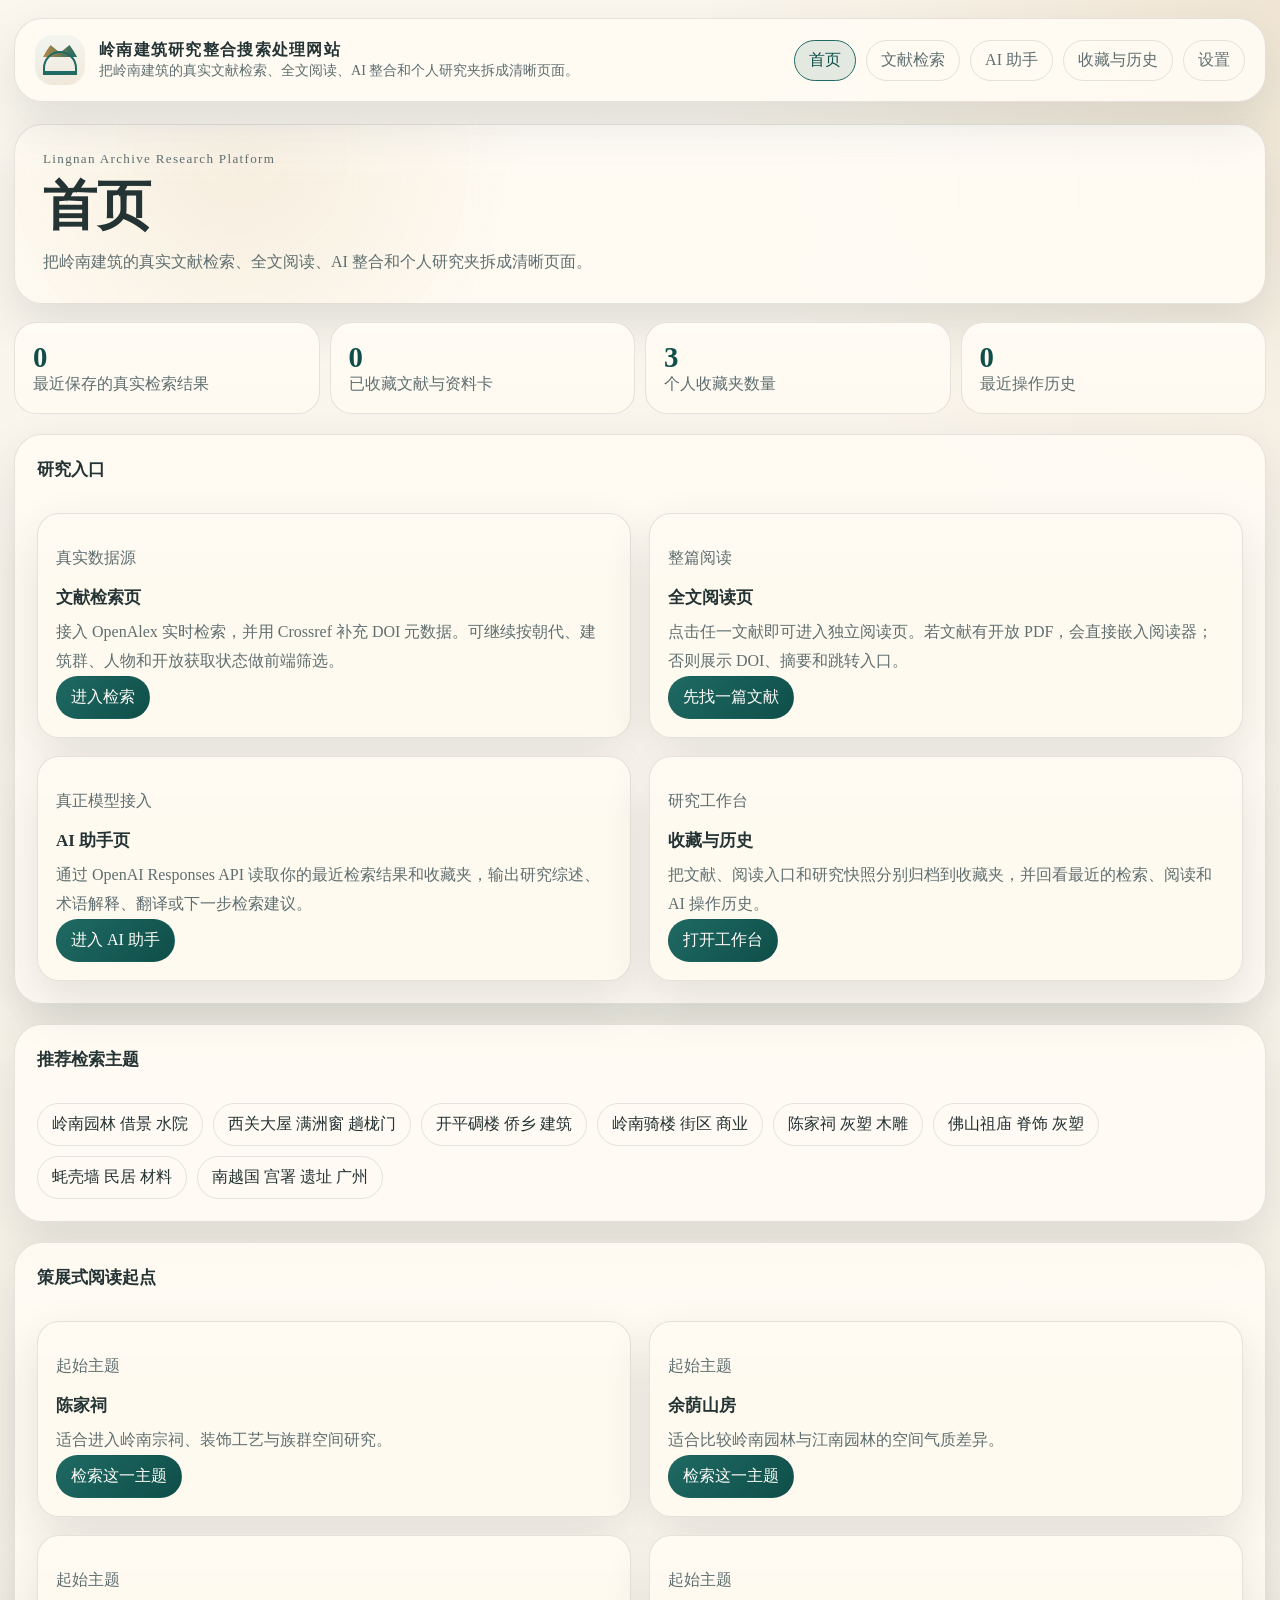
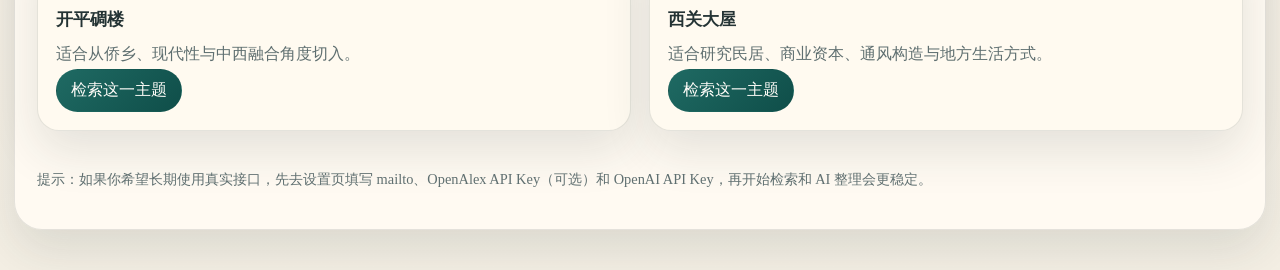
<file: lingnan-archive/index.html>
<!DOCTYPE html>
<html lang="zh-CN">
<head>
  <meta charset="UTF-8">
  <meta name="viewport" content="width=device-width, initial-scale=1.0">
  <title>岭南建筑研究整合搜索处理网站</title>
  <link rel="stylesheet" href="./assets/css/site.css">
</head>
<body>
  <div class="site">
    <div id="app-shell"></div>
    <main id="page-root"></main>
  </div>
  <script type="module" src="./assets/js/home.js"></script>
</body>
</html>
</file>
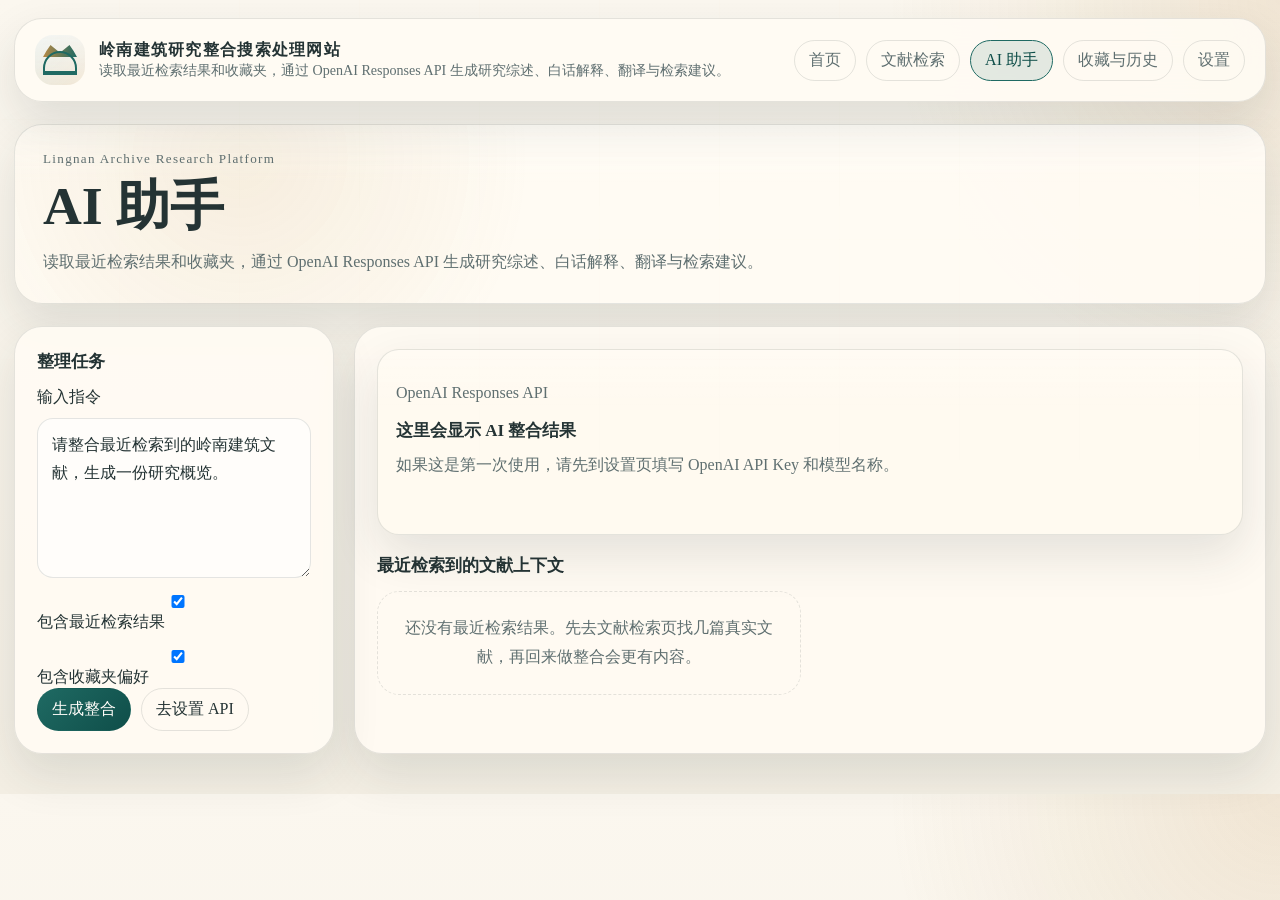
<file: lingnan-archive/pages/assistant.html>
<!DOCTYPE html>
<html lang="zh-CN">
<head>
  <meta charset="UTF-8">
  <meta name="viewport" content="width=device-width, initial-scale=1.0">
  <title>AI 助手</title>
  <link rel="stylesheet" href="../assets/css/site.css">
</head>
<body>
  <div class="site">
    <div id="app-shell"></div>
    <main class="layout-grid">
      <aside class="panel">
        <h2 class="section-title">整理任务</h2>
        <div class="field">
          <label class="label-row" for="assistant-prompt"><span>输入指令</span></label>
          <textarea id="assistant-prompt" placeholder="例如：请按朝代整理岭南祠堂与园林研究，并解释灰塑与借景。"></textarea>
        </div>
        <div class="field">
          <label><input id="include-recent" type="checkbox" checked> 包含最近检索结果</label>
        </div>
        <div class="field">
          <label><input id="include-favorites" type="checkbox" checked> 包含收藏夹偏好</label>
        </div>
        <div class="card-actions">
          <button class="button button-primary" id="run-assistant" type="button">生成整合</button>
          <a class="button button-secondary" href="./settings.html">去设置 API</a>
        </div>
      </aside>

      <section class="content-panel">
        <div id="assistant-output" class="field-stack">
          <div class="card">
            <p class="meta-row">OpenAI Responses API</p>
            <h3>这里会显示 AI 整合结果</h3>
            <p class="summary">如果这是第一次使用，请先到设置页填写 OpenAI API Key 和模型名称。</p>
          </div>
        </div>
        <section>
          <h2 class="section-title">最近检索到的文献上下文</h2>
          <div id="assistant-context" class="record-grid"></div>
        </section>
      </section>
    </main>
  </div>
  <script type="module" src="../assets/js/assistant.js"></script>
</body>
</html>
</file>
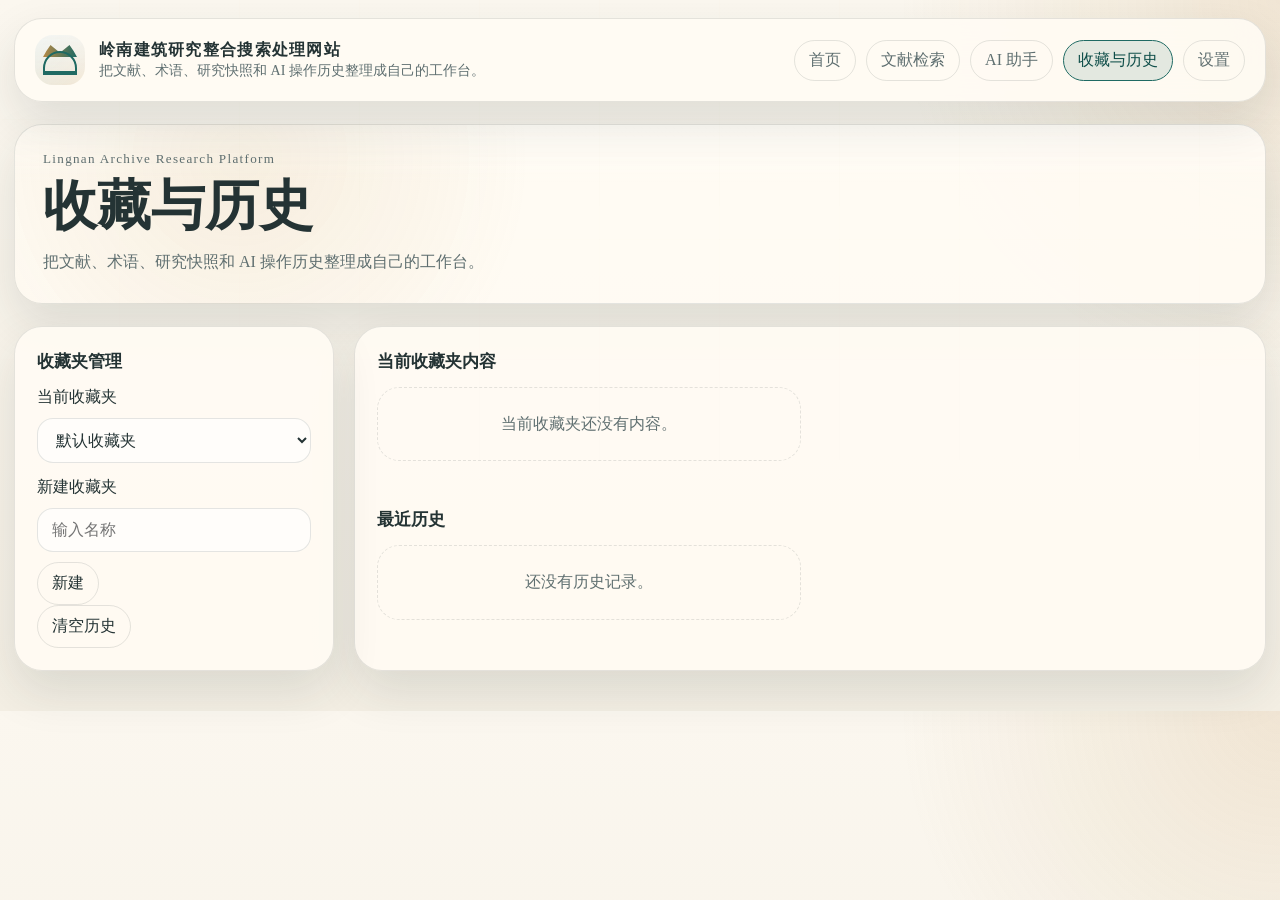
<file: lingnan-archive/pages/library.html>
<!DOCTYPE html>
<html lang="zh-CN">
<head>
  <meta charset="UTF-8">
  <meta name="viewport" content="width=device-width, initial-scale=1.0">
  <title>收藏与历史</title>
  <link rel="stylesheet" href="../assets/css/site.css">
</head>
<body>
  <div class="site">
    <div id="app-shell"></div>
    <main class="layout-grid">
      <aside class="panel">
        <h2 class="section-title">收藏夹管理</h2>
        <div class="field">
          <label class="label-row" for="folder-select"><span>当前收藏夹</span></label>
          <select id="folder-select"></select>
        </div>
        <div class="field">
          <label class="label-row" for="folder-input"><span>新建收藏夹</span></label>
          <div class="folder-row">
            <input id="folder-input" placeholder="输入名称">
            <button class="button button-secondary" id="create-folder" type="button">新建</button>
          </div>
        </div>
        <div class="card-actions">
          <button class="button button-secondary" id="clear-history" type="button">清空历史</button>
        </div>
      </aside>

      <section class="content-panel">
        <section>
          <h2 class="section-title">当前收藏夹内容</h2>
          <div id="favorites-grid" class="mini-grid"></div>
        </section>
        <section>
          <h2 class="section-title">最近历史</h2>
          <div id="history-grid" class="mini-grid"></div>
        </section>
      </section>
    </main>
  </div>
  <script type="module" src="../assets/js/library.js"></script>
</body>
</html>
</file>
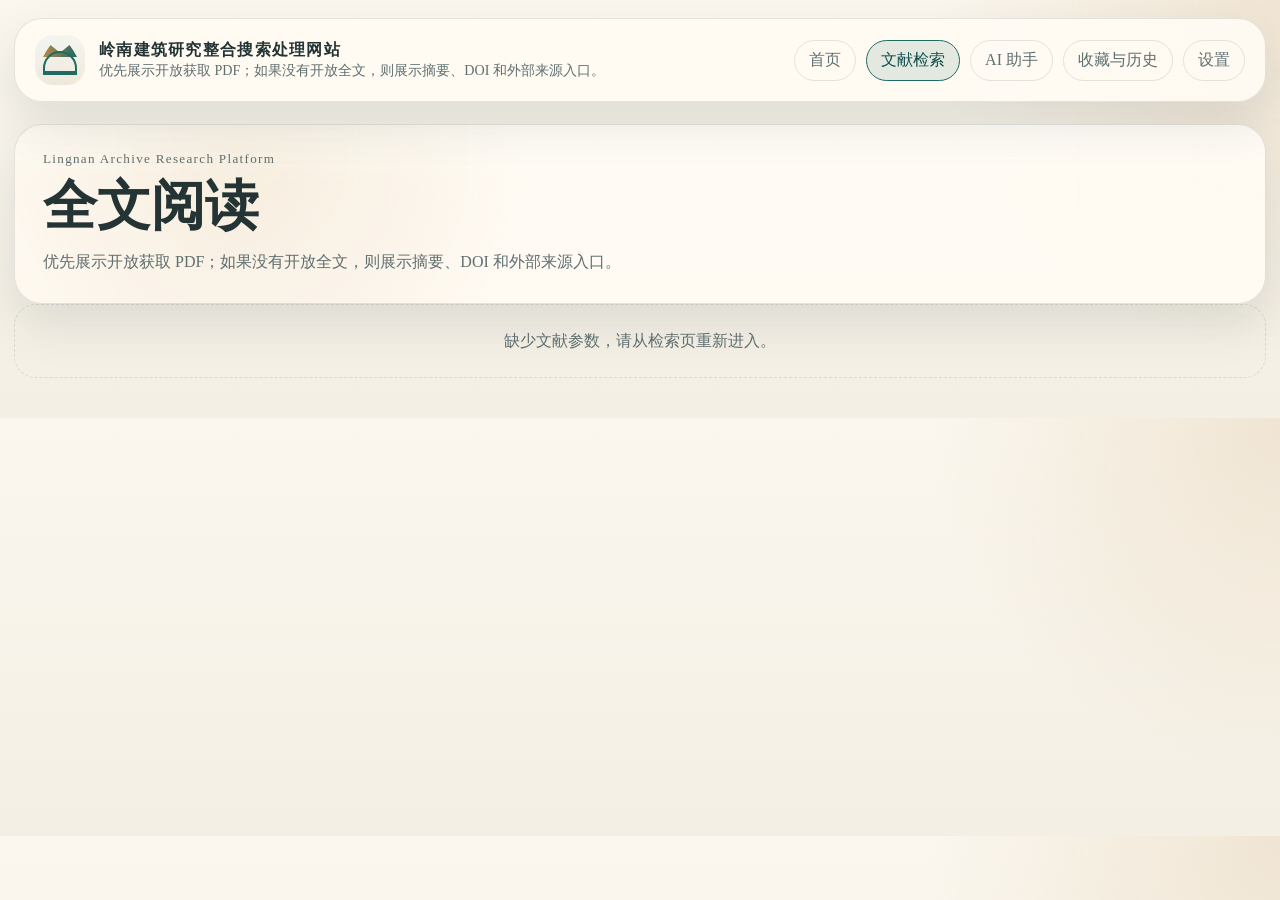
<file: lingnan-archive/pages/reader.html>
<!DOCTYPE html>
<html lang="zh-CN">
<head>
  <meta charset="UTF-8">
  <meta name="viewport" content="width=device-width, initial-scale=1.0">
  <title>全文阅读</title>
  <link rel="stylesheet" href="../assets/css/site.css">
</head>
<body>
  <div class="site">
    <div id="app-shell"></div>
    <main id="reader-root"></main>
  </div>
  <script type="module" src="../assets/js/reader.js"></script>
</body>
</html>
</file>
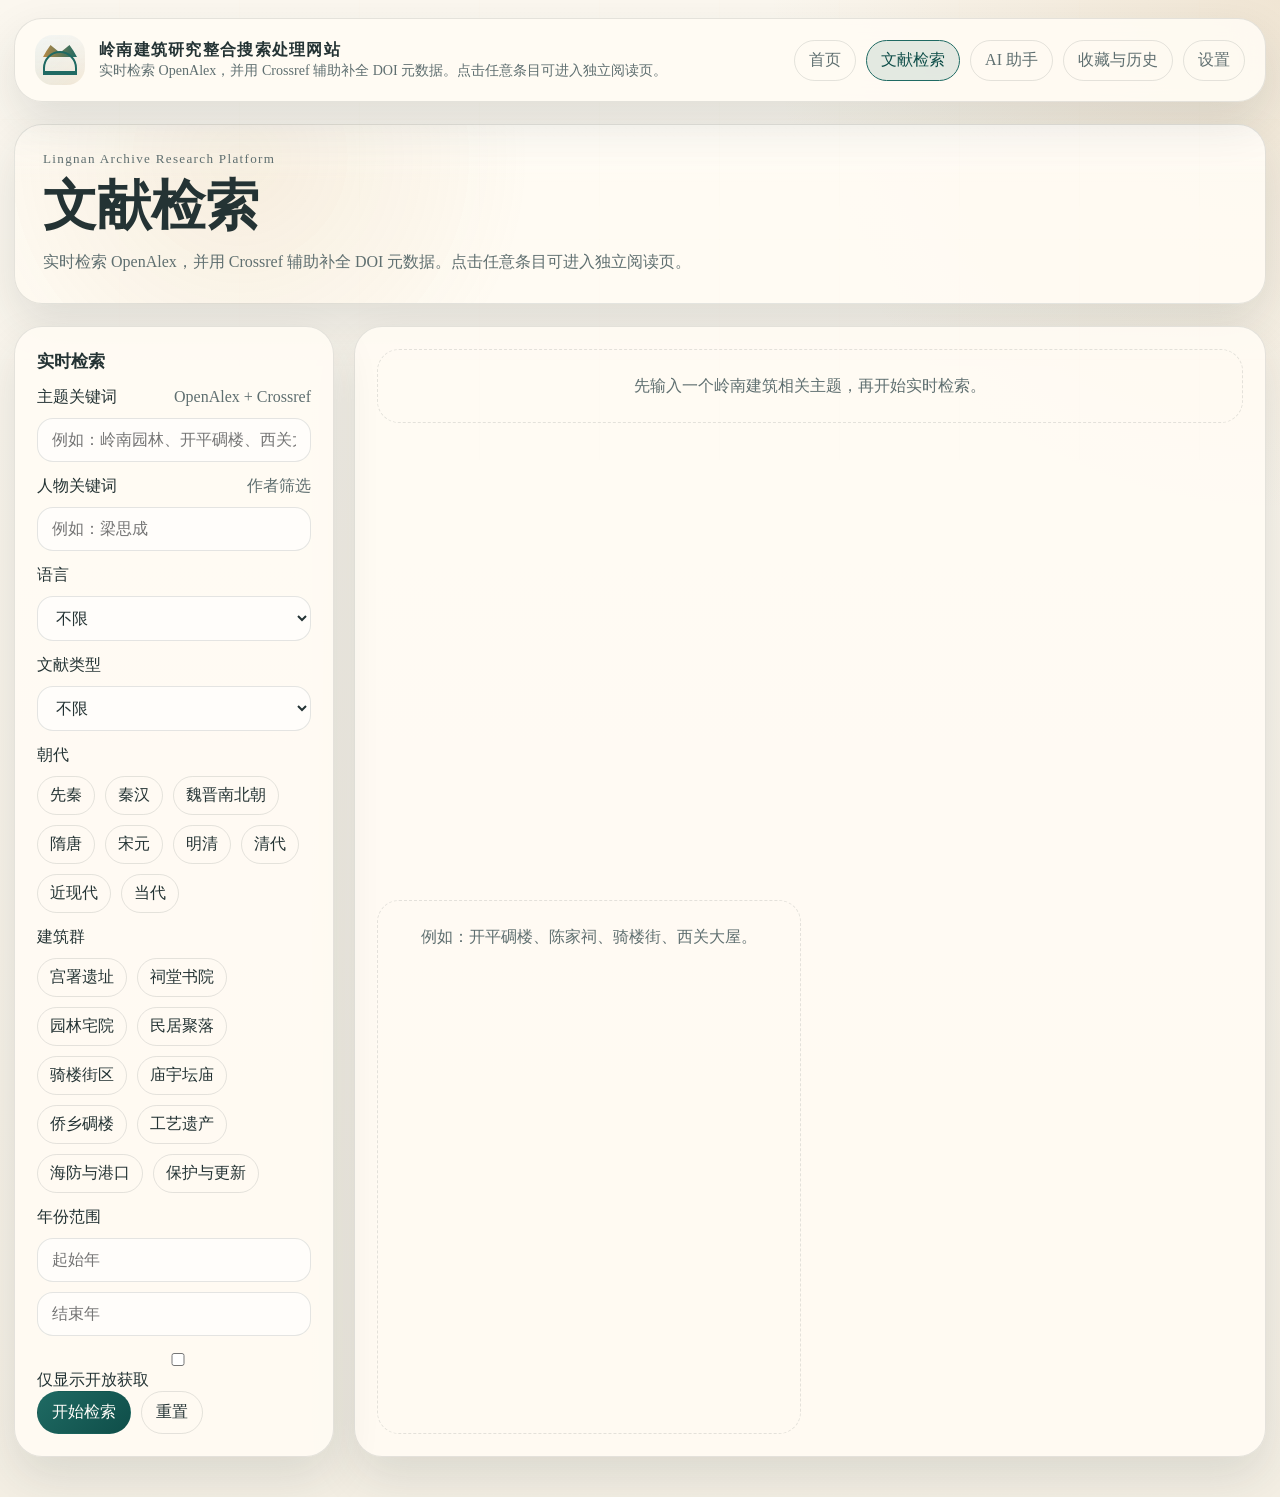
<file: lingnan-archive/pages/search.html>
<!DOCTYPE html>
<html lang="zh-CN">
<head>
  <meta charset="UTF-8">
  <meta name="viewport" content="width=device-width, initial-scale=1.0">
  <title>文献检索</title>
  <link rel="stylesheet" href="../assets/css/site.css">
</head>
<body>
  <div class="site">
    <div id="app-shell"></div>
    <main class="layout-grid">
      <aside class="panel">
        <h2 class="section-title">实时检索</h2>
        <div class="field">
          <label class="label-row" for="query-input"><span>主题关键词</span><span class="helper">OpenAlex + Crossref</span></label>
          <input id="query-input" placeholder="例如：岭南园林、开平碉楼、西关大屋">
        </div>
        <div class="field">
          <label class="label-row" for="person-input"><span>人物关键词</span><span class="helper">作者筛选</span></label>
          <input id="person-input" placeholder="例如：梁思成">
        </div>
        <div class="field">
          <label class="label-row" for="language-select"><span>语言</span></label>
          <select id="language-select">
            <option value="">不限</option>
            <option value="zh">中文</option>
            <option value="en">英文</option>
          </select>
        </div>
        <div class="field">
          <label class="label-row" for="type-select"><span>文献类型</span></label>
          <select id="type-select">
            <option value="">不限</option>
            <option value="journal-article">期刊论文</option>
            <option value="book-chapter">章节</option>
            <option value="book">图书</option>
            <option value="dissertation">学位论文</option>
            <option value="report">报告</option>
            <option value="conference-paper">会议论文</option>
            <option value="posted-content">预印本</option>
          </select>
        </div>
        <div class="field">
          <label class="label-row"><span>朝代</span></label>
          <div id="dynasty-chips" class="chip-row"></div>
        </div>
        <div class="field">
          <label class="label-row"><span>建筑群</span></label>
          <div id="group-chips" class="chip-row"></div>
        </div>
        <div class="field">
          <label class="label-row" for="from-year"><span>年份范围</span></label>
          <div class="folder-row">
            <input id="from-year" placeholder="起始年">
            <input id="to-year" placeholder="结束年">
          </div>
        </div>
        <div class="field">
          <label><input id="oa-toggle" type="checkbox"> 仅显示开放获取</label>
        </div>
        <div class="card-actions">
          <button class="button button-primary" id="run-search" type="button">开始检索</button>
          <button class="button button-secondary" id="reset-search" type="button">重置</button>
        </div>
      </aside>

      <section class="content-panel">
        <div id="search-status"></div>
        <div id="results-grid" class="record-grid"></div>
      </section>
    </main>
  </div>
  <script type="module" src="../assets/js/search.js"></script>
</body>
</html>
</file>
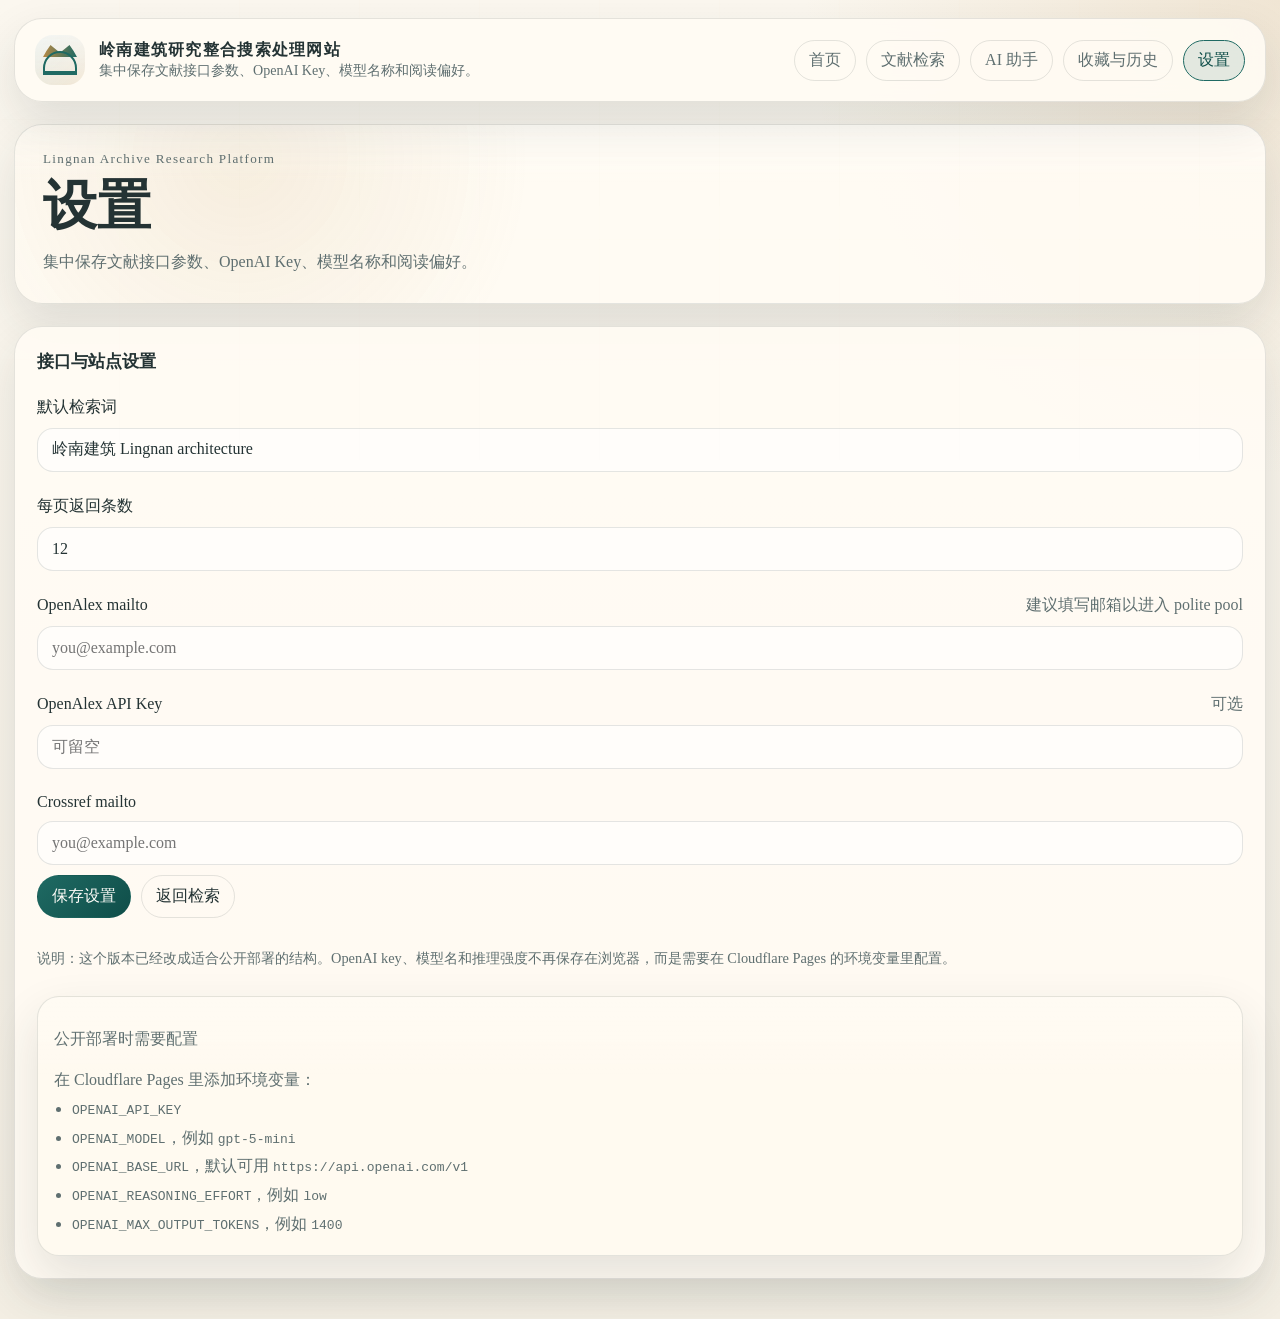
<file: lingnan-archive/pages/settings.html>
<!DOCTYPE html>
<html lang="zh-CN">
<head>
  <meta charset="UTF-8">
  <meta name="viewport" content="width=device-width, initial-scale=1.0">
  <title>设置</title>
  <link rel="stylesheet" href="../assets/css/site.css">
</head>
<body>
  <div class="site">
    <div id="app-shell"></div>
    <main class="content-panel" style="margin-top:22px;">
      <form id="settings-form" class="field-stack">
        <h2 class="section-title">接口与站点设置</h2>
        <div class="field">
          <label class="label-row" for="default-query"><span>默认检索词</span></label>
          <input id="default-query">
        </div>
        <div class="field">
          <label class="label-row" for="page-size"><span>每页返回条数</span></label>
          <input id="page-size" type="number" min="5" max="30">
        </div>
        <div class="field">
          <label class="label-row" for="openalex-mailto"><span>OpenAlex mailto</span><span class="helper">建议填写邮箱以进入 polite pool</span></label>
          <input id="openalex-mailto" placeholder="you@example.com">
        </div>
        <div class="field">
          <label class="label-row" for="openalex-key"><span>OpenAlex API Key</span><span class="helper">可选</span></label>
          <input id="openalex-key" placeholder="可留空">
        </div>
        <div class="field">
          <label class="label-row" for="crossref-mailto"><span>Crossref mailto</span></label>
          <input id="crossref-mailto" placeholder="you@example.com">
        </div>
        <div class="card-actions">
          <button class="button button-primary" type="submit">保存设置</button>
          <a class="button button-secondary" href="./search.html">返回检索</a>
        </div>
        <p id="save-message" class="footer-note">说明：这个版本已经改成适合公开部署的结构。OpenAI key、模型名和推理强度不再保存在浏览器，而是需要在 Cloudflare Pages 的环境变量里配置。</p>
        <div class="card small-card">
          <p class="meta-row">公开部署时需要配置</p>
          <p class="summary">在 Cloudflare Pages 里添加环境变量：</p>
          <ul class="list">
            <li><code>OPENAI_API_KEY</code></li>
            <li><code>OPENAI_MODEL</code>，例如 <code>gpt-5-mini</code></li>
            <li><code>OPENAI_BASE_URL</code>，默认可用 <code>https://api.openai.com/v1</code></li>
            <li><code>OPENAI_REASONING_EFFORT</code>，例如 <code>low</code></li>
            <li><code>OPENAI_MAX_OUTPUT_TOKENS</code>，例如 <code>1400</code></li>
          </ul>
        </div>
      </form>
    </main>
  </div>
  <script type="module" src="../assets/js/settings.js"></script>
</body>
</html>
</file>
<file: lingnan-archive/assets/css/site.css>
:root {
  --bg: #f4efe4;
  --bg-soft: #fbf7ef;
  --panel: rgba(255, 251, 243, 0.92);
  --panel-strong: #fffaf0;
  --ink: #243334;
  --muted: #5f6f70;
  --line: rgba(36, 51, 52, 0.12);
  --accent: #1f6a63;
  --accent-strong: #0f4e49;
  --accent-soft: rgba(31, 106, 99, 0.12);
  --gold: #b78946;
  --shadow: 0 20px 48px rgba(36, 51, 52, 0.12);
  --radius-xl: 28px;
  --radius-lg: 22px;
  --radius-md: 16px;
  --radius-pill: 999px;
}

* {
  box-sizing: border-box;
}

html {
  scroll-behavior: smooth;
}

body {
  margin: 0;
  font-family: "Noto Serif SC", "Source Han Serif SC", "STSong", "SimSun", serif;
  color: var(--ink);
  background:
    radial-gradient(circle at top right, rgba(183, 137, 70, 0.16), transparent 26%),
    linear-gradient(180deg, var(--bg-soft), var(--bg));
}

body::before {
  content: "";
  position: fixed;
  inset: 0;
  pointer-events: none;
  opacity: 0.35;
  background:
    linear-gradient(90deg, transparent 0, transparent calc(100% - 1px), rgba(183, 137, 70, 0.1) calc(100% - 1px)),
    linear-gradient(transparent 0, transparent calc(100% - 1px), rgba(183, 137, 70, 0.1) calc(100% - 1px));
  background-size: 120px 120px;
  mask: linear-gradient(180deg, rgba(0, 0, 0, 0.3), transparent 75%);
}

a {
  color: inherit;
  text-decoration: none;
}

button,
input,
select,
textarea {
  font: inherit;
  color: inherit;
}

.site {
  width: min(1380px, calc(100% - 28px));
  margin: 0 auto;
  padding: 18px 0 40px;
}

.topbar,
.hero-strip,
.card,
.panel,
.reader-layout,
.layout-grid,
.content-panel {
  border: 1px solid var(--line);
  background: var(--panel);
  box-shadow: var(--shadow);
}

.topbar {
  display: flex;
  justify-content: space-between;
  gap: 18px;
  align-items: center;
  padding: 16px 20px;
  border-radius: var(--radius-xl);
  backdrop-filter: blur(16px);
  position: sticky;
  top: 14px;
  z-index: 20;
}

.brand {
  display: flex;
  align-items: center;
  gap: 14px;
  min-width: 0;
}

.brand strong,
.hero-strip h1,
.card h3,
.reader-title {
  display: block;
}

.brand strong {
  font-size: 1rem;
  letter-spacing: 0.08em;
}

.brand em {
  display: block;
  color: var(--muted);
  font-size: 0.88rem;
  font-style: normal;
}

.brand-badge {
  width: 50px;
  height: 50px;
  border-radius: 18px;
  background:
    linear-gradient(180deg, rgba(255, 255, 255, 0.55), rgba(255, 255, 255, 0.08)),
    linear-gradient(135deg, var(--accent-soft), rgba(183, 137, 70, 0.18));
  position: relative;
  overflow: hidden;
}

.brand-badge::before,
.brand-badge::after {
  content: "";
  position: absolute;
  left: 8px;
  right: 8px;
}

.brand-badge::before {
  top: 10px;
  height: 12px;
  background: linear-gradient(90deg, var(--gold), var(--accent));
  clip-path: polygon(0 100%, 10% 50%, 22% 0, 50% 65%, 78% 0, 90% 50%, 100% 100%);
}

.brand-badge::after {
  bottom: 10px;
  height: 18px;
  border-radius: 999px 999px 12px 12px;
  border: 2px solid var(--accent);
  border-bottom-width: 4px;
}

.topnav {
  display: flex;
  flex-wrap: wrap;
  gap: 10px;
}

.nav-link,
.button,
.chip,
.tag,
.badge {
  border-radius: var(--radius-pill);
}

.nav-link {
  padding: 9px 14px;
  border: 1px solid var(--line);
  color: var(--muted);
  transition: 180ms ease;
}

.nav-link.active,
.nav-link:hover {
  color: var(--accent-strong);
  border-color: var(--accent);
  background: var(--accent-soft);
}

.hero-strip {
  margin-top: 22px;
  border-radius: var(--radius-xl);
  padding: 26px 28px;
  background:
    linear-gradient(180deg, rgba(255, 255, 255, 0.28), transparent 32%),
    radial-gradient(circle at 18% 18%, rgba(183, 137, 70, 0.12), transparent 28%),
    var(--panel);
}

.eyebrow,
.meta-row,
.hero-subtitle,
.summary,
.stat-label,
.helper,
.footer-note {
  color: var(--muted);
}

.eyebrow {
  margin: 0 0 10px;
  letter-spacing: 0.1em;
  font-size: 0.82rem;
}

.hero-strip h1 {
  margin: 0;
  font-size: clamp(2rem, 4.2vw, 3.4rem);
  line-height: 1.08;
}

.hero-subtitle {
  max-width: 52rem;
  line-height: 1.85;
  margin: 12px 0 0;
}

.layout-grid {
  display: grid;
  grid-template-columns: 320px minmax(0, 1fr);
  gap: 20px;
  margin-top: 22px;
  border-radius: var(--radius-xl);
  background: transparent;
  border: none;
  box-shadow: none;
}

.panel,
.content-panel,
.reader-layout {
  border-radius: var(--radius-xl);
  padding: 22px;
}

.content-panel {
  display: grid;
  gap: 18px;
}

.panel {
  position: sticky;
  top: 108px;
  align-self: start;
}

.section-title {
  margin: 0 0 14px;
  font-size: 1.08rem;
}

.field,
.field-stack {
  display: grid;
  gap: 10px;
}

.field + .field {
  margin-top: 14px;
}

.label-row {
  display: flex;
  justify-content: space-between;
  gap: 12px;
  align-items: baseline;
}

input,
select,
textarea {
  width: 100%;
  padding: 12px 14px;
  border: 1px solid var(--line);
  border-radius: var(--radius-md);
  background: rgba(255, 255, 255, 0.58);
  outline: none;
}

input:focus,
select:focus,
textarea:focus {
  border-color: var(--accent);
  box-shadow: 0 0 0 4px var(--accent-soft);
}

textarea {
  min-height: 160px;
  resize: vertical;
  line-height: 1.8;
}

.chip-row,
.tag-row,
.meta-stack,
.card-actions,
.stats-grid,
.quick-links,
.folder-row {
  display: flex;
  flex-wrap: wrap;
  gap: 10px;
}

.chip {
  padding: 8px 12px;
  border: 1px solid var(--line);
  background: transparent;
  cursor: pointer;
}

.chip.active {
  color: #fffdf9;
  background: linear-gradient(135deg, var(--accent), var(--accent-strong));
  border-color: transparent;
}

.button {
  display: inline-flex;
  align-items: center;
  justify-content: center;
  gap: 8px;
  padding: 10px 14px;
  border: 1px solid transparent;
  cursor: pointer;
  transition: 180ms ease;
}

.button:hover {
  transform: translateY(-1px);
}

.button-primary {
  color: #fffdf9;
  background: linear-gradient(135deg, var(--accent), var(--accent-strong));
}

.button-secondary,
.button-ghost {
  border-color: var(--line);
  background: transparent;
}

.button-ghost {
  color: var(--muted);
}

.stats-grid {
  display: grid;
  grid-template-columns: repeat(4, minmax(0, 1fr));
  margin-top: 18px;
}

.stat-card {
  padding: 18px;
  border-radius: var(--radius-lg);
  border: 1px solid var(--line);
  background: linear-gradient(180deg, rgba(255, 255, 255, 0.32), transparent), var(--panel-strong);
}

.stat-card strong {
  display: block;
  font-size: 1.8rem;
  color: var(--accent-strong);
}

.record-grid,
.mini-grid {
  display: grid;
  grid-template-columns: repeat(2, minmax(0, 1fr));
  gap: 18px;
}

.card {
  border-radius: var(--radius-lg);
  padding: 18px;
  background:
    linear-gradient(180deg, rgba(255, 255, 255, 0.24), transparent 30%),
    var(--panel-strong);
}

.card-top {
  display: flex;
  justify-content: space-between;
  gap: 12px;
  align-items: start;
}

.card h3 {
  margin: 6px 0 8px;
  line-height: 1.5;
  font-size: 1.06rem;
}

.summary {
  line-height: 1.8;
  margin: 0;
}

.meta-stack {
  margin-top: 12px;
  color: var(--muted);
  font-size: 0.9rem;
}

.tag {
  padding: 6px 11px;
  background: rgba(183, 137, 70, 0.12);
  color: #8a6637;
  font-size: 0.82rem;
}

.badge {
  padding: 7px 11px;
  background: var(--accent-soft);
  color: var(--accent-strong);
  font-size: 0.82rem;
}

.empty-state {
  padding: 22px;
  border-radius: var(--radius-lg);
  border: 1px dashed var(--line);
  text-align: center;
  color: var(--muted);
  line-height: 1.8;
}

.reader-layout {
  display: grid;
  grid-template-columns: minmax(0, 1.25fr) 360px;
  gap: 20px;
  margin-top: 22px;
}

.reader-title {
  margin: 8px 0 10px;
  font-size: clamp(1.5rem, 3vw, 2.4rem);
  line-height: 1.3;
}

.reader-frame {
  width: 100%;
  min-height: 720px;
  border: 1px solid var(--line);
  border-radius: var(--radius-lg);
  background: #f6f1e7;
}

.reader-body {
  display: grid;
  gap: 18px;
}

.article-section {
  padding-top: 12px;
  border-top: 1px solid var(--line);
}

.article-section:first-child {
  border-top: none;
  padding-top: 0;
}

.article-section h2 {
  margin: 0 0 10px;
  font-size: 1.08rem;
}

.article-copy {
  line-height: 1.9;
  color: var(--muted);
}

.list {
  margin: 0;
  padding-left: 18px;
  color: var(--muted);
  line-height: 1.8;
}

.small-card {
  padding: 16px;
}

.footer-note {
  margin-top: 18px;
  font-size: 0.9rem;
  line-height: 1.8;
}

@media (max-width: 1180px) {
  .layout-grid,
  .reader-layout {
    grid-template-columns: 1fr;
  }

  .panel {
    position: static;
  }
}

@media (max-width: 840px) {
  .site {
    width: min(100% - 18px, 1380px);
  }

  .topbar {
    position: static;
    padding: 14px;
  }

  .stats-grid,
  .record-grid,
  .mini-grid {
    grid-template-columns: 1fr;
  }

  .hero-strip,
  .panel,
  .content-panel,
  .reader-layout {
    padding: 18px;
  }
}
</file>
